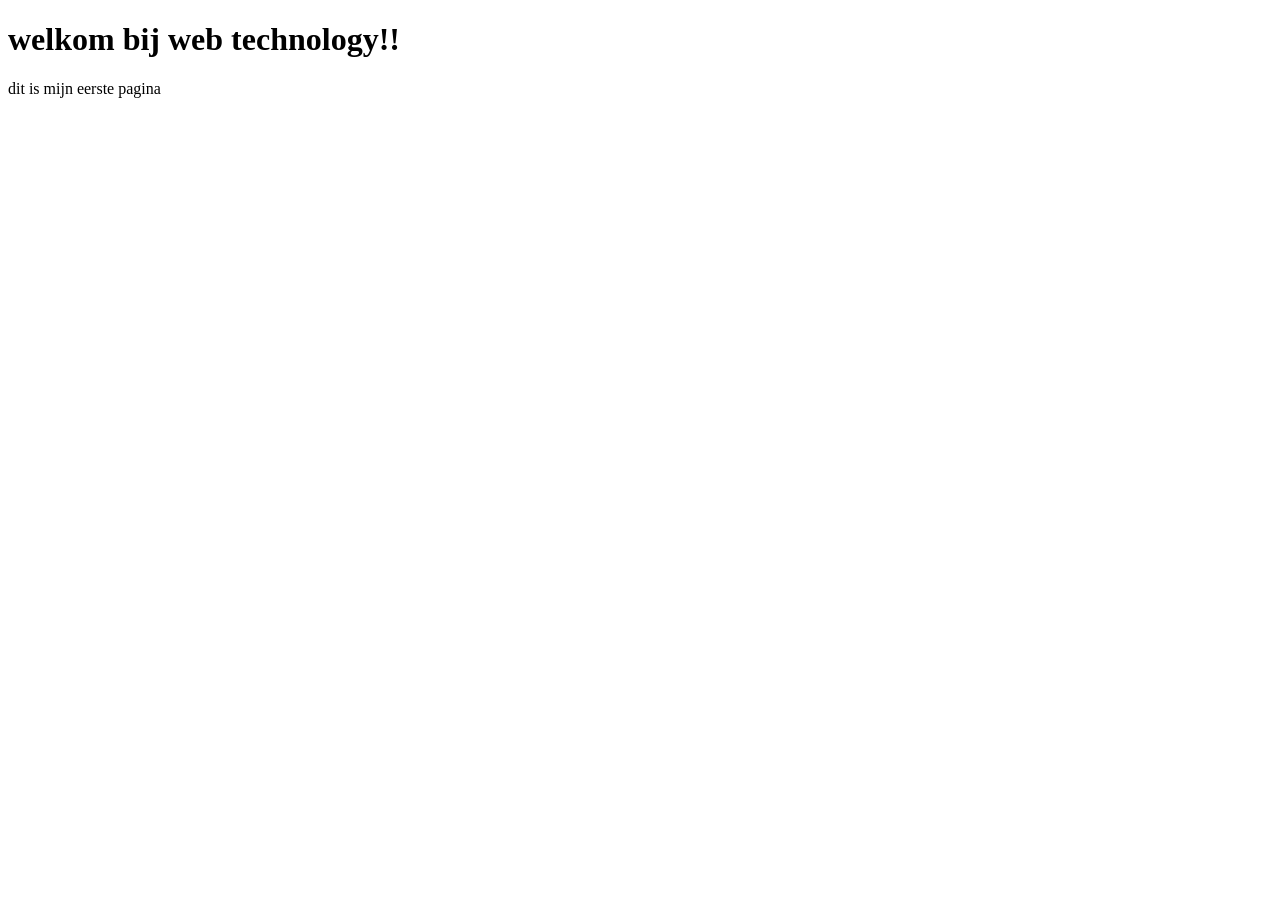
<file: labo-01/index.html>
<!DOCTYPE html>
<html lang="en">
<head>
    <meta charset="UTF-8">
    <meta name="viewport" content="width=device-width, initial-scale=1.0">
    <title>Document</title>
</head>
<body>
    <h1>welkom bij web technology!!</h1>
    <p>dit is mijn eerste pagina</p>
</body>
</html>
</file>
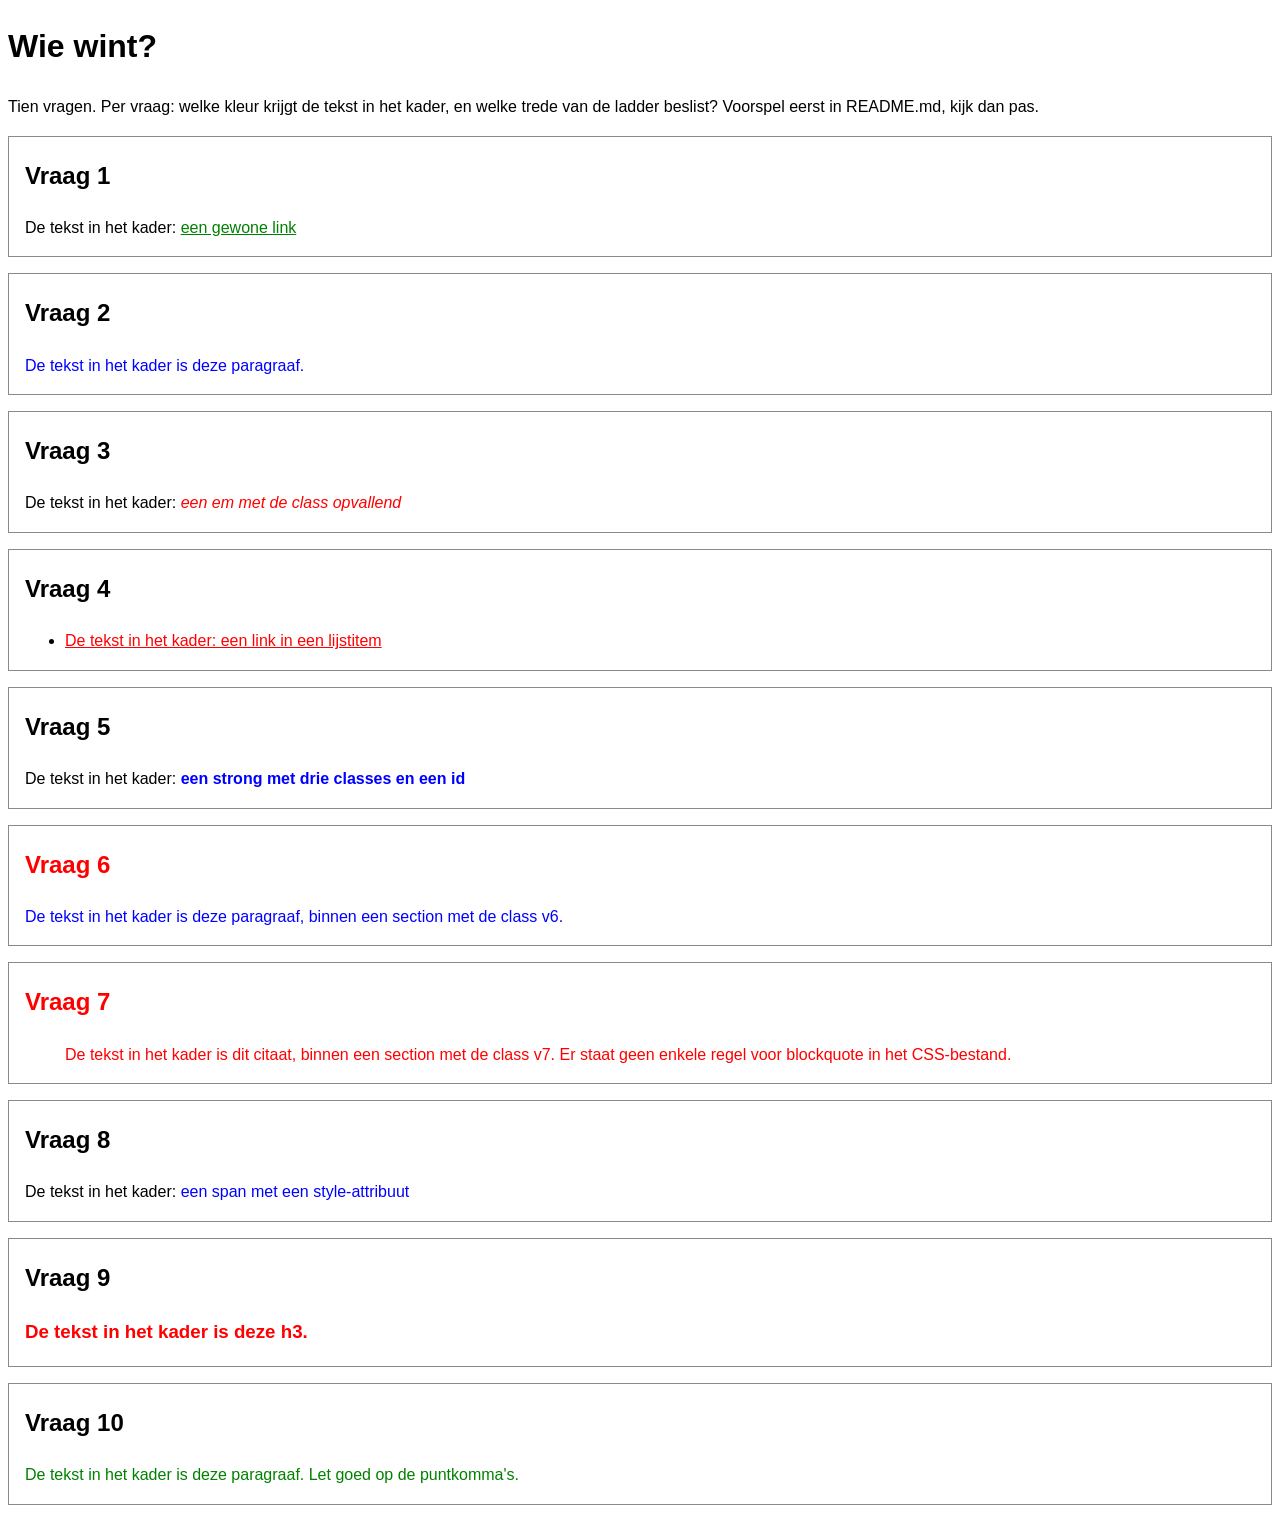
<file: labo-02/cascade/index.html>
<!-- index.html - oefening 3: voorspel, dan kijk. Wijzig dit bestand niet. -->
<!doctype html>
<html lang="nl">
  <head>
    <meta charset="utf-8">
    <meta name="viewport" content="width=device-width, initial-scale=1">
    <title>Wie wint? Tien vragen over de cascade</title>
    <link rel="stylesheet" href="css/stijl.css">
  </head>
  <body>
    <h1>Wie wint?</h1>
    <p>Tien vragen. Per vraag: welke kleur krijgt de tekst in het kader, en welke trede van de ladder beslist? Voorspel eerst in README.md, kijk dan pas.</p>

    <section class="vraag v1">
      <h2>Vraag 1</h2>
      <p>De tekst in het kader: <a href="#">een gewone link</a></p>
    </section>

    <section class="vraag v2">
      <h2>Vraag 2</h2>
      <p class="v2-tekst">De tekst in het kader is deze paragraaf.</p>
    </section>

    <section class="vraag v3">
      <h2>Vraag 3</h2>
      <p>De tekst in het kader: <em class="opvallend">een em met de class opvallend</em></p>
    </section>

    <section class="vraag v4">
      <h2>Vraag 4</h2>
      <ul>
        <li><a href="#">De tekst in het kader: een link in een lijstitem</a></li>
      </ul>
    </section>

    <section class="vraag v5">
      <h2>Vraag 5</h2>
      <p>De tekst in het kader: <strong class="een twee drie" id="v5-tekst">een strong met drie classes en een id</strong></p>
    </section>

    <section class="vraag v6">
      <h2>Vraag 6</h2>
      <p class="v6-tekst">De tekst in het kader is deze paragraaf, binnen een section met de class v6.</p>
    </section>

    <section class="vraag v7">
      <h2>Vraag 7</h2>
      <blockquote>De tekst in het kader is dit citaat, binnen een section met de class v7. Er staat geen enkele regel voor blockquote in het CSS-bestand.</blockquote>
    </section>

    <section class="vraag v8">
      <h2>Vraag 8</h2>
      <p>De tekst in het kader: <span class="v8-tekst" style="color: blue">een span met een style-attribuut</span></p>
    </section>

    <section class="vraag v9">
      <h2>Vraag 9</h2>
      <h3 class="v9-tekst">De tekst in het kader is deze h3.</h3>
    </section>

    <section class="vraag v10">
      <h2>Vraag 10</h2>
      <p class="v10-tekst">De tekst in het kader is deze paragraaf. Let goed op de puntkomma's.</p>
    </section>
  </body>
</html>
</file>
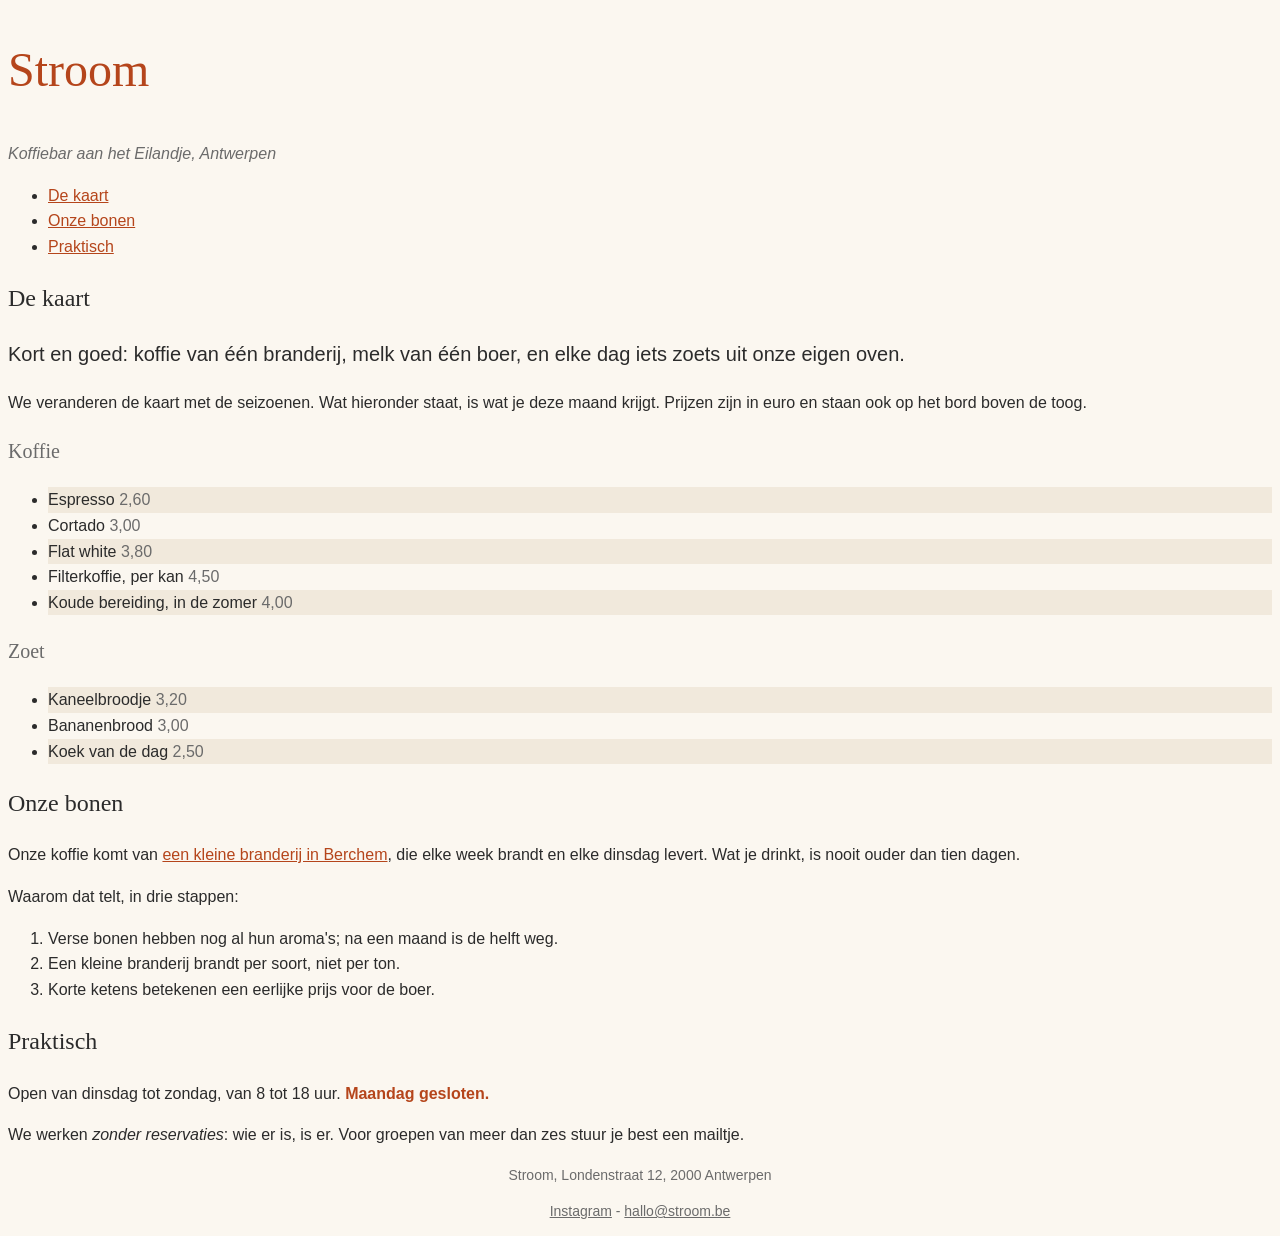
<file: labo-02/nabouw/index.html>
<!-- index.html - nabouw labo 2. Dit bestand mag je NIET wijzigen: geen class erbij, geen element verplaatst, geen style-attribuut. Jij schrijft css/stijl.css. -->
<!--
  Wat het screenshot niet kan tonen (hover en focus):
  - links in de navigatie: accentkleur, vet, geen onderstreping;
    bij hover en focus: inktkleur en onderstreept
  - links in main: accentkleur, onderstreept;
    bij hover en focus: papierkleur op een achtergrond in de accentkleur
  - links in de footer: gedempte kleur; bij hover en focus: accentkleur
-->
<!doctype html>
<html lang="nl">
  <head>
    <meta charset="utf-8">
    <meta name="viewport" content="width=device-width, initial-scale=1">
    <title>Stroom - koffiebar aan het Eilandje</title>
    <link rel="stylesheet" href="css/stijl.css">
  </head>
  <body>
    <header>
      <h1>Stroom</h1>
      <p class="slogan">Koffiebar aan het Eilandje, Antwerpen</p>
      <nav>
        <ul>
          <li><a href="#kaart">De kaart</a></li>
          <li><a href="#bonen">Onze bonen</a></li>
          <li><a href="#praktisch">Praktisch</a></li>
        </ul>
      </nav>
    </header>

    <main>
      <article>
        <h2 id="kaart">De kaart</h2>
        <p class="intro">Kort en goed: koffie van één branderij, melk van één boer, en elke dag iets zoets uit onze eigen oven.</p>
        <p>We veranderen de kaart met de seizoenen. Wat hieronder staat, is wat je deze maand krijgt. Prijzen zijn in euro en staan ook op het bord boven de toog.</p>

        <h3>Koffie</h3>
        <ul class="kaart">
          <li>Espresso <span class="prijs">2,60</span></li>
          <li>Cortado <span class="prijs">3,00</span></li>
          <li>Flat white <span class="prijs">3,80</span></li>
          <li>Filterkoffie, per kan <span class="prijs">4,50</span></li>
          <li>Koude bereiding, in de zomer <span class="prijs">4,00</span></li>
        </ul>

        <h3>Zoet</h3>
        <ul class="kaart">
          <li>Kaneelbroodje <span class="prijs">3,20</span></li>
          <li>Bananenbrood <span class="prijs">3,00</span></li>
          <li>Koek van de dag <span class="prijs">2,50</span></li>
        </ul>

        <h2 id="bonen">Onze bonen</h2>
        <p>Onze koffie komt van <a href="https://www.example.be">een kleine branderij in Berchem</a>, die elke week brandt en elke dinsdag levert. Wat je drinkt, is nooit ouder dan tien dagen.</p>
        <p>Waarom dat telt, in drie stappen:</p>
        <ol>
          <li>Verse bonen hebben nog al hun aroma's; na een maand is de helft weg.</li>
          <li>Een kleine branderij brandt per soort, niet per ton.</li>
          <li>Korte ketens betekenen een eerlijke prijs voor de boer.</li>
        </ol>

        <h2 id="praktisch">Praktisch</h2>
        <p>Open van dinsdag tot zondag, van 8 tot 18 uur. <strong>Maandag gesloten.</strong></p>
        <p>We werken <em>zonder reservaties</em>: wie er is, is er. Voor groepen van meer dan zes stuur je best een mailtje.</p>
      </article>
    </main>

    <footer>
      <p>Stroom, Londenstraat 12, 2000 Antwerpen</p>
      <p><a href="https://www.instagram.com">Instagram</a> - <a href="mailto:hallo@stroom.be">hallo@stroom.be</a></p>
    </footer>
  </body>
</html>
</file>
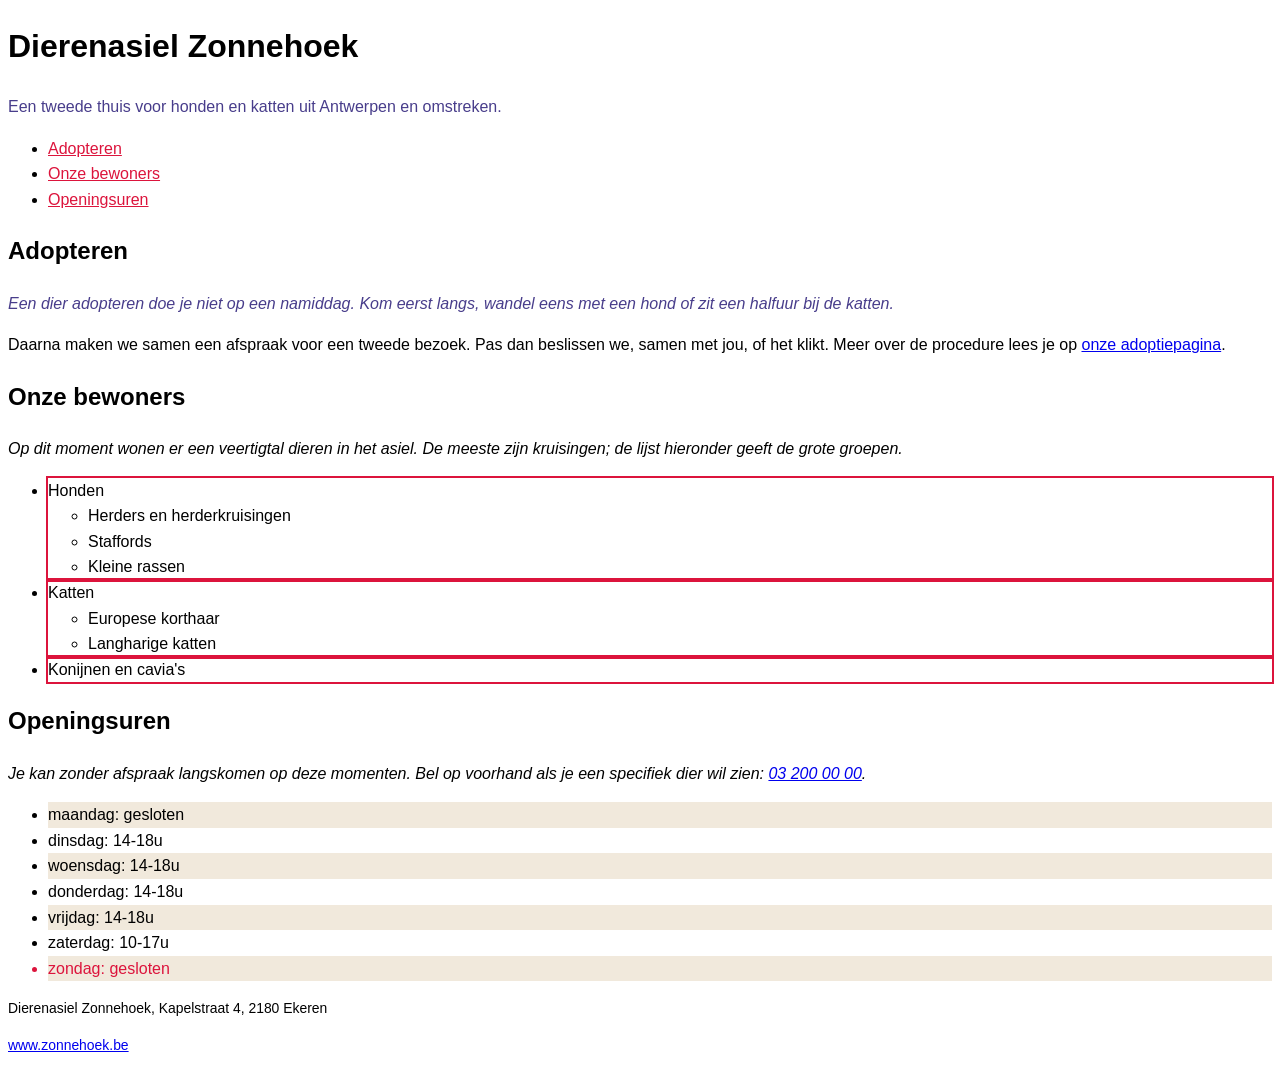
<file: labo-02/selectors/index.html>
<!-- index.html - oefening 2: selectors. Wijzig dit bestand niet; alles wat je nodig hebt, staat erin. -->
<!doctype html>
<html lang="nl">
  <head>
    <meta charset="utf-8">
    <meta name="viewport" content="width=device-width, initial-scale=1">
    <title>Dierenasiel Zonnehoek</title>
    <link rel="stylesheet" href="css/stijl.css">
  </head>
  <body>
    <header>
      <h1>Dierenasiel Zonnehoek</h1>
      <p class="slogan">Een tweede thuis voor honden en katten uit Antwerpen en omstreken.</p>
      <nav>
        <ul>
          <li><a href="#adopteren">Adopteren</a></li>
          <li><a href="#rassen">Onze bewoners</a></li>
          <li><a href="#uren">Openingsuren</a></li>
        </ul>
      </nav>
    </header>

    <main>
      <article>
        <h2 id="adopteren">Adopteren</h2>
        <p class="intro">Een dier adopteren doe je niet op een namiddag. Kom eerst langs, wandel eens met een hond of zit een halfuur bij de katten.</p>
        <p>Daarna maken we samen een afspraak voor een tweede bezoek. Pas dan beslissen we, samen met jou, of het klikt. Meer over de procedure lees je op <a href="https://www.zonnehoek.be/adoptie">onze adoptiepagina</a>.</p>

        <h2 id="rassen">Onze bewoners</h2>
        <p>Op dit moment wonen er een veertigtal dieren in het asiel. De meeste zijn kruisingen; de lijst hieronder geeft de grote groepen.</p>
        <ul class="rassen">
          <li>Honden
            <ul>
              <li>Herders en herderkruisingen</li>
              <li>Staffords</li>
              <li>Kleine rassen</li>
            </ul>
          </li>
          <li>Katten
            <ul>
              <li>Europese korthaar</li>
              <li>Langharige katten</li>
            </ul>
          </li>
          <li>Konijnen en cavia's</li>
        </ul>

        <h2 id="uren">Openingsuren</h2>
        <p>Je kan zonder afspraak langskomen op deze momenten. Bel op voorhand als je een specifiek dier wil zien: <a href="tel:+3232000000">03 200 00 00</a>.</p>
        <ul class="uren">
          <li>maandag: gesloten</li>
          <li>dinsdag: 14-18u</li>
          <li>woensdag: 14-18u</li>
          <li>donderdag: 14-18u</li>
          <li>vrijdag: 14-18u</li>
          <li>zaterdag: 10-17u</li>
          <li>zondag: gesloten</li>
        </ul>
      </article>
    </main>

    <footer>
      <p>Dierenasiel Zonnehoek, Kapelstraat 4, 2180 Ekeren</p>
      <p><a href="https://www.zonnehoek.be">www.zonnehoek.be</a></p>
    </footer>
  </body>
</html>
</file>
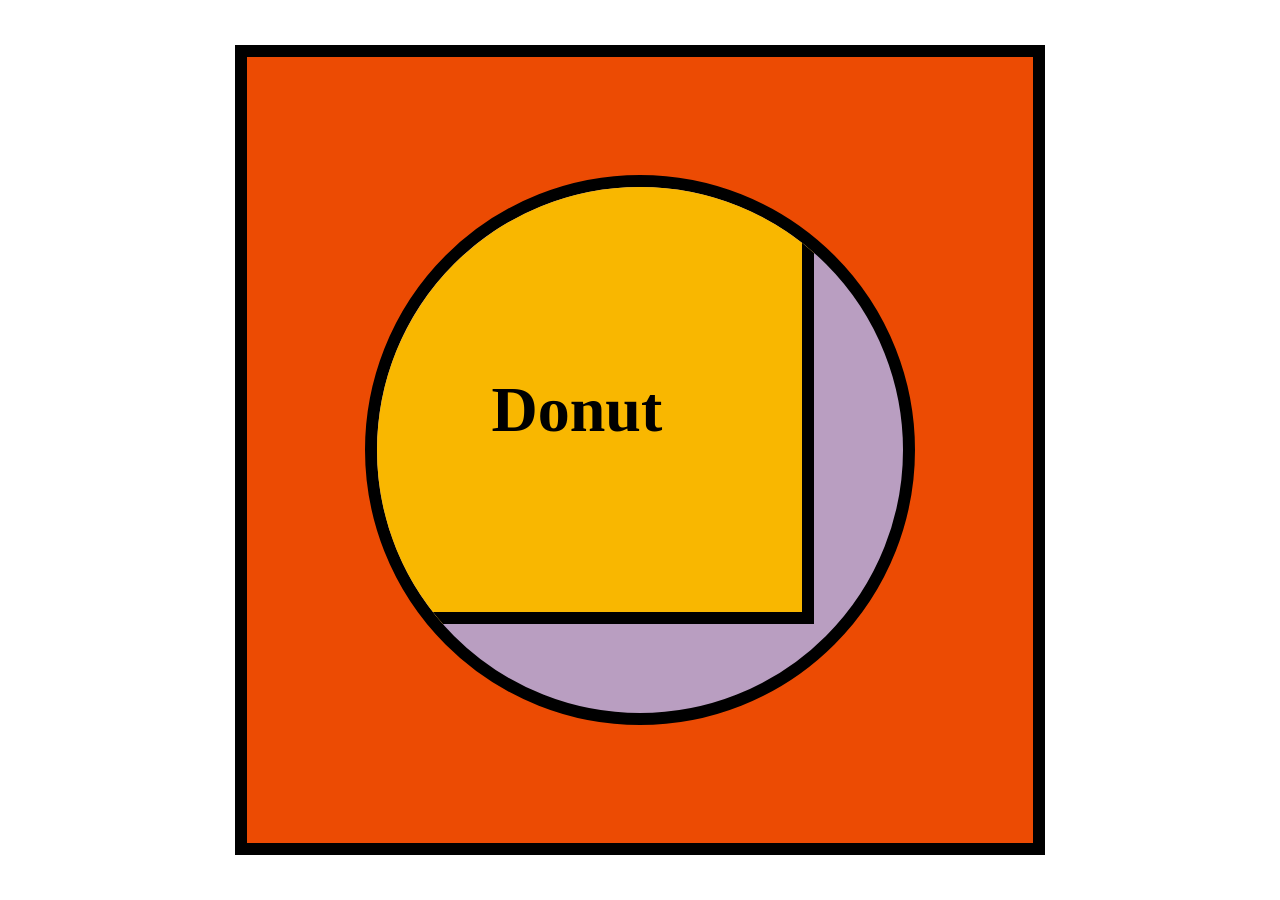
<file: labo-03-starter/labo-03/donut/index.html>
<!doctype html>
<html lang="en">
<head>
  <meta charset="utf-8">
  <meta name="viewport" content="width=device-width, initial-scale=1">
  <title>Labo 3 - Donut</title>
  <link rel="stylesheet" href="css/reset.css">
  <link rel="stylesheet" href="css/stijl.css">
</head>
<body>
  <!-- Do not change this file. Write your CSS in css/stijl.css. -->
  <main>
    <div>
      <h1>Donut</h1>
    </div>
  </main>
</body>
</html>
</file>
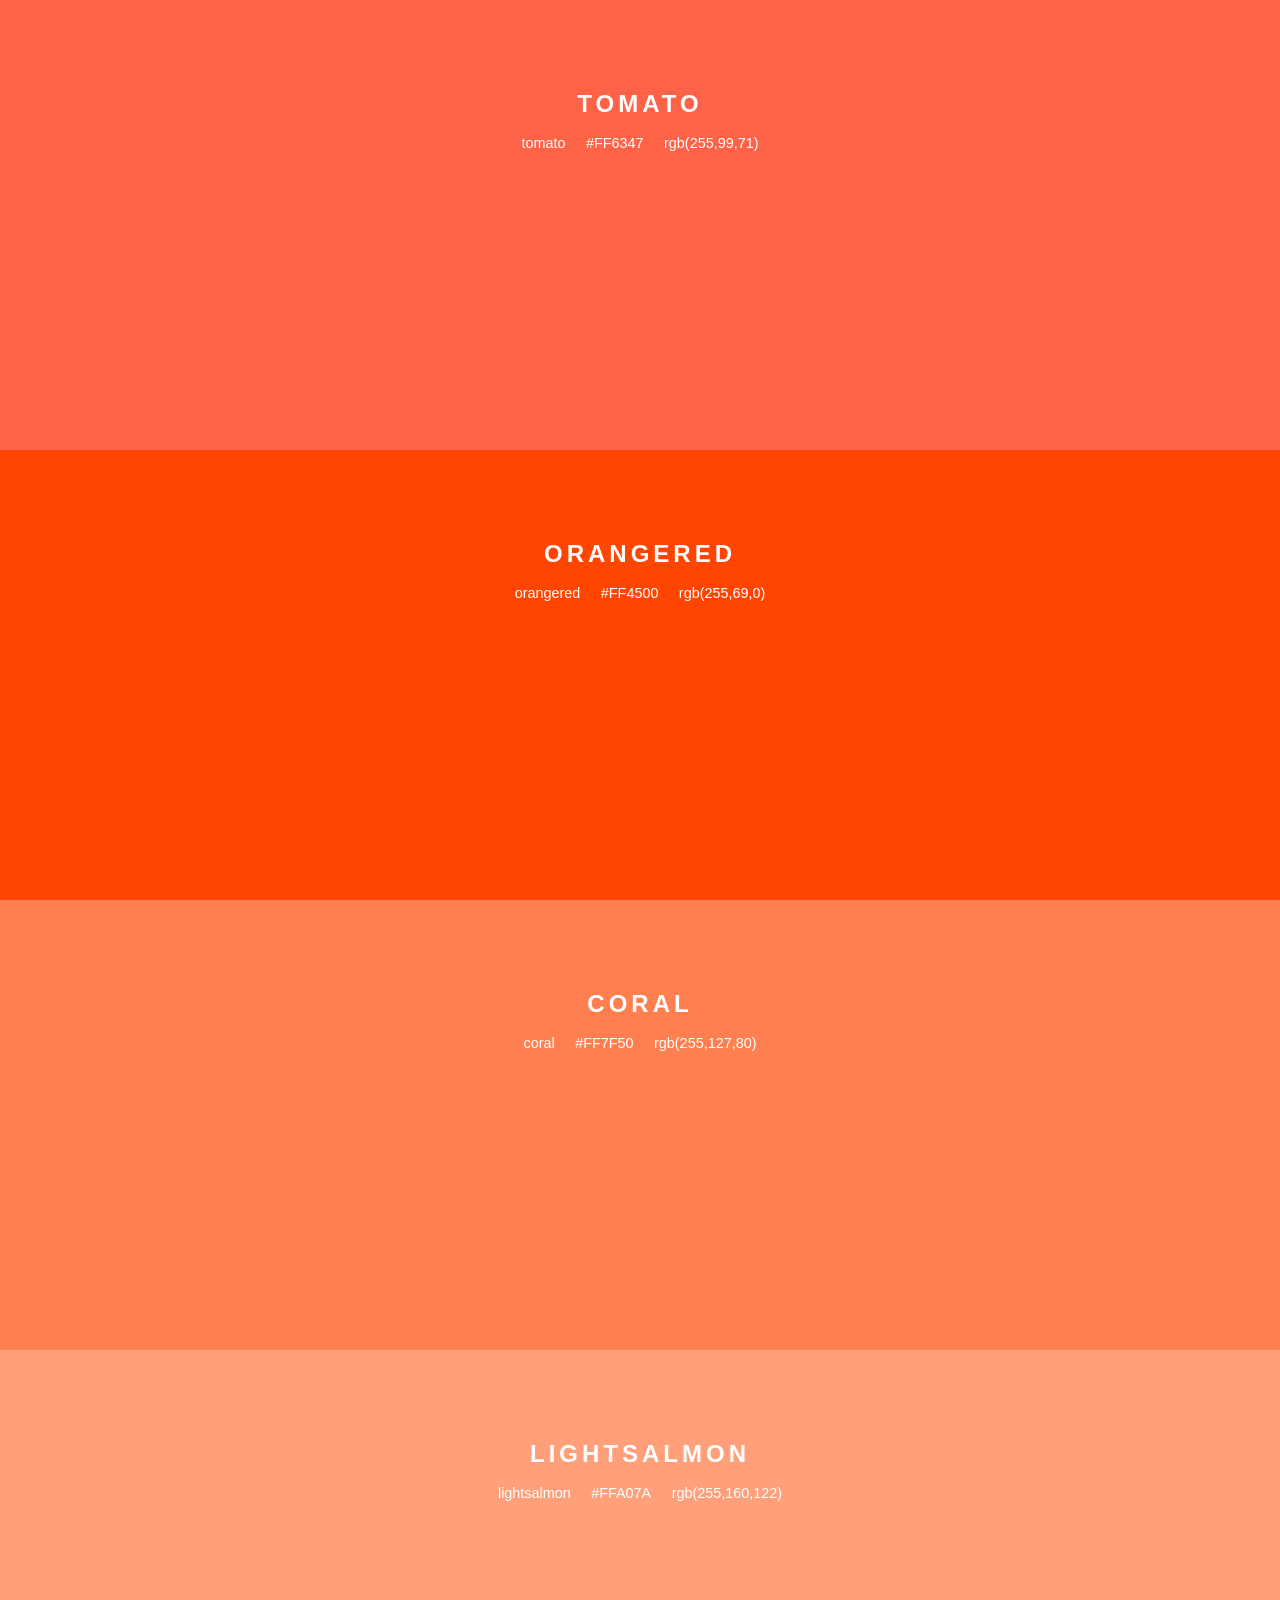
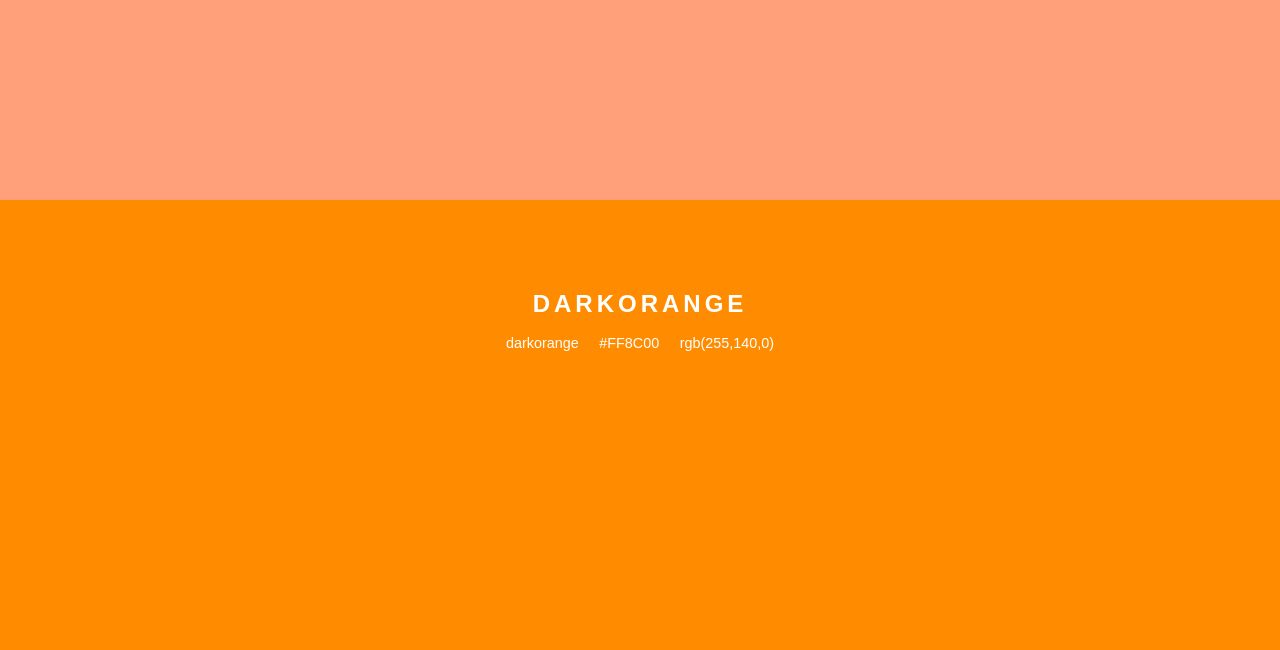
<file: labo-03-starter/labo-03/kleuren/index.html>
<!doctype html>
<html lang="en">
<head>
  <meta charset="utf-8">
  <meta name="viewport" content="width=device-width, initial-scale=1">
  <title>Labo 3 - Kleurenstalen</title>
  <link rel="stylesheet" href="css/reset.css">
  <link rel="stylesheet" href="css/stijl.css">
</head>
<body>
  <!-- Do not change this file. Write your CSS in css/stijl.css. -->
  <ul>
    <li class="tomato">
      <h2>TOMATO</h2>
      <p class="codes"><span>tomato</span> <span>#FF6347</span> <span>rgb(255,99,71)</span></p>
    </li>
    <li class="orangered">
      <h2>ORANGERED</h2>
      <p class="codes"><span>orangered</span> <span>#FF4500</span> <span>rgb(255,69,0)</span></p>
    </li>
    <li class="coral">
      <h2>CORAL</h2>
      <p class="codes"><span>coral</span> <span>#FF7F50</span> <span>rgb(255,127,80)</span></p>
    </li>
    <li class="lightsalmon">
      <h2>LIGHTSALMON</h2>
      <p class="codes"><span>lightsalmon</span> <span>#FFA07A</span> <span>rgb(255,160,122)</span></p>
    </li>
    <li class="darkorange">
      <h2>DARKORANGE</h2>
      <p class="codes"><span>darkorange</span> <span>#FF8C00</span> <span>rgb(255,140,0)</span></p>
    </li>
  </ul>
</body>
</html>
</file>
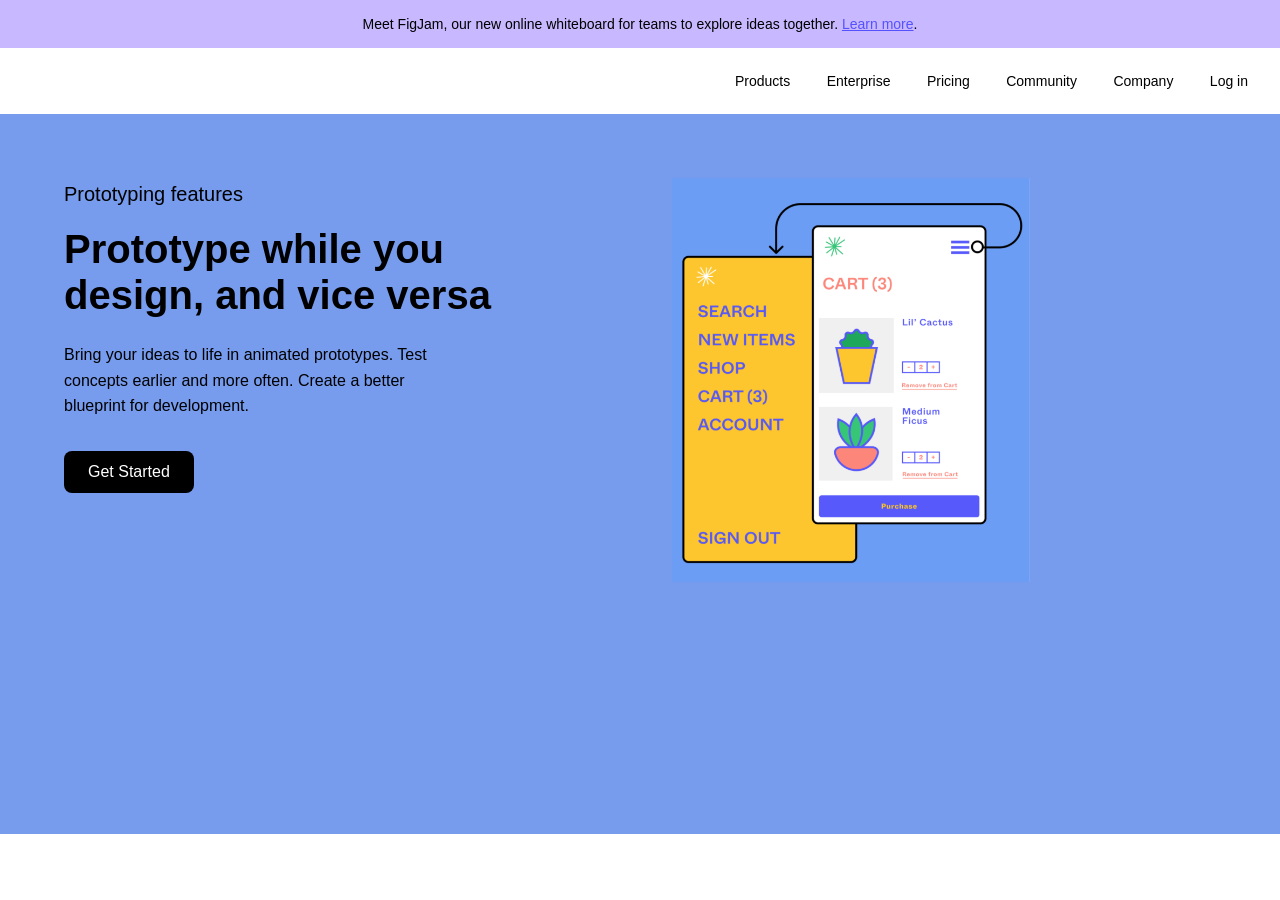
<file: labo-03-starter/labo-03/landing/index.html>
<!doctype html>
<html lang="en">
<head>
  <meta charset="utf-8">
  <meta name="viewport" content="width=device-width, initial-scale=1">
  <title>Labo 3 - Landingspagina</title>
  <link rel="stylesheet" href="css/reset.css">
  <link rel="stylesheet" href="css/stijl.css">
</head>
<body>
  <!-- Do not change this file. Write your CSS in css/stijl.css.
       Not visible in the screenshot: on :hover and :focus the links in the
       banner and in the navigation get an underline, and the button turns
       dark grey (#333333) instead of black. -->
  <div class="banner">
    <p>Meet FigJam, our new online whiteboard for teams to explore ideas together. <a href="#">Learn more</a>.</p>
  </div>
  <header>
    <nav>
      <ul>
        <li><a href="#">Products</a></li>
        <li><a href="#">Enterprise</a></li>
        <li><a href="#">Pricing</a></li>
        <li><a href="#">Community</a></li>
        <li><a href="#">Company</a></li>
        <li><a href="#">Log in</a></li>
      </ul>
    </nav>
  </header>
  <main>
    <article>
      <p class="bovenkop">Prototyping features</p>
      <h1>Prototype while you design, and vice versa</h1>
      <p>Bring your ideas to life in animated prototypes. Test concepts earlier and more often. Create a better blueprint for development.</p>
      <a href="#" class="knop">Get Started</a>
    </article><!-- no whitespace between these two tags: see syllabus 3.7 --><div class="afbeelding">
      <img src="afbeeldingen/prototype.png" alt="Prototype of a plant shop: a yellow menu panel next to a white cart screen">
    </div>
  </main>
</body>
</html>
</file>
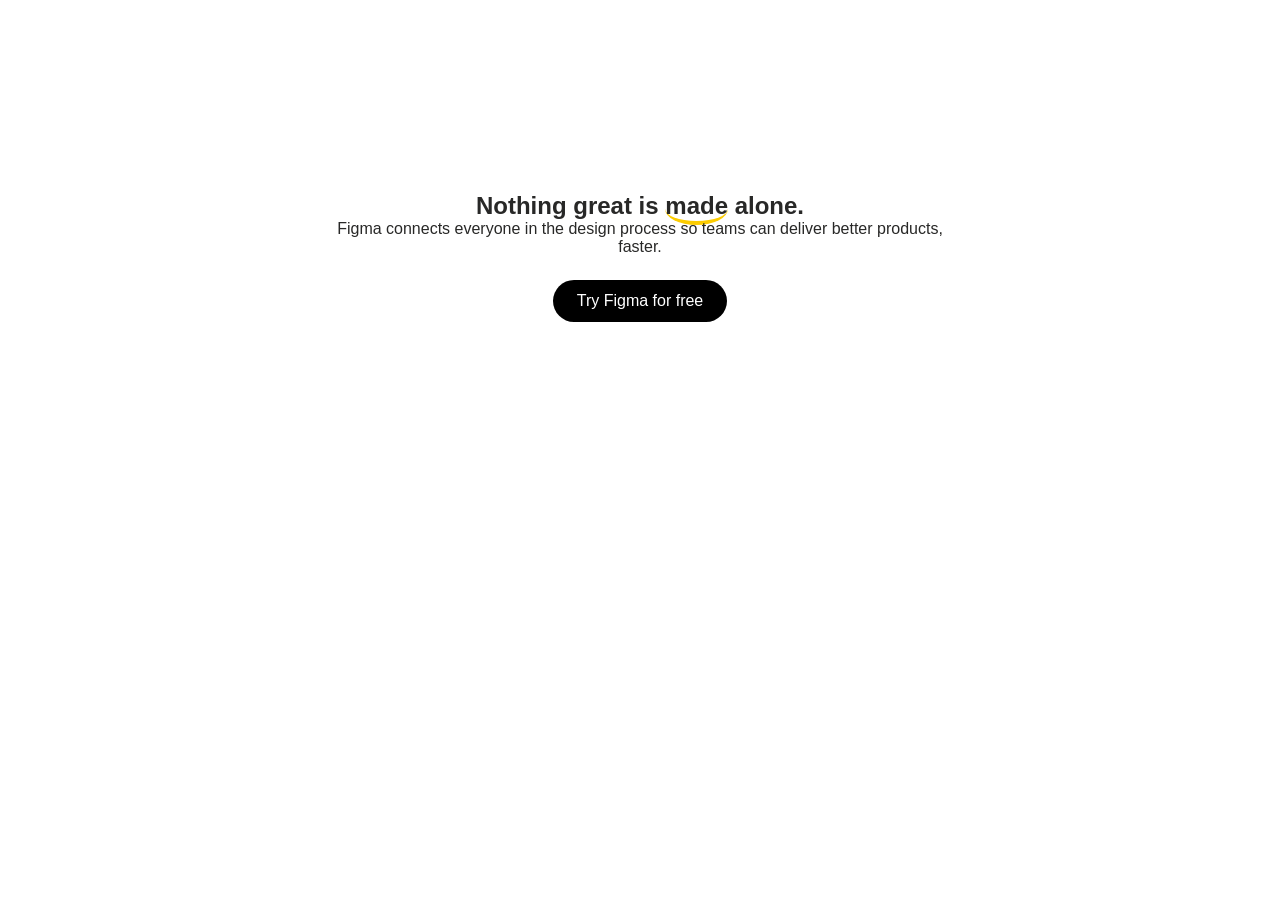
<file: labo-03-starter/labo-03/slogan/index.html>
<!doctype html>
<html lang="en">
<head>
  <meta charset="utf-8">
  <meta name="viewport" content="width=device-width, initial-scale=1">
  <title>Labo 3 - Slogan</title>
  <link rel="stylesheet" href="css/reset.css">
  <link rel="stylesheet" href="css/stijl.css">
</head>
<body>
  <!-- Do not change this file. Write your CSS in css/stijl.css.
       Not visible in the screenshot: on :hover and :focus the button turns
       dark grey (#333333) instead of black. -->
  <h2>Nothing great is <span>made</span> alone.</h2>
  <p>Figma connects everyone in the design process so teams can deliver better products, faster.</p>
  <a href="https://www.figma.com">Try Figma for free</a>
</body>
</html>
</file>
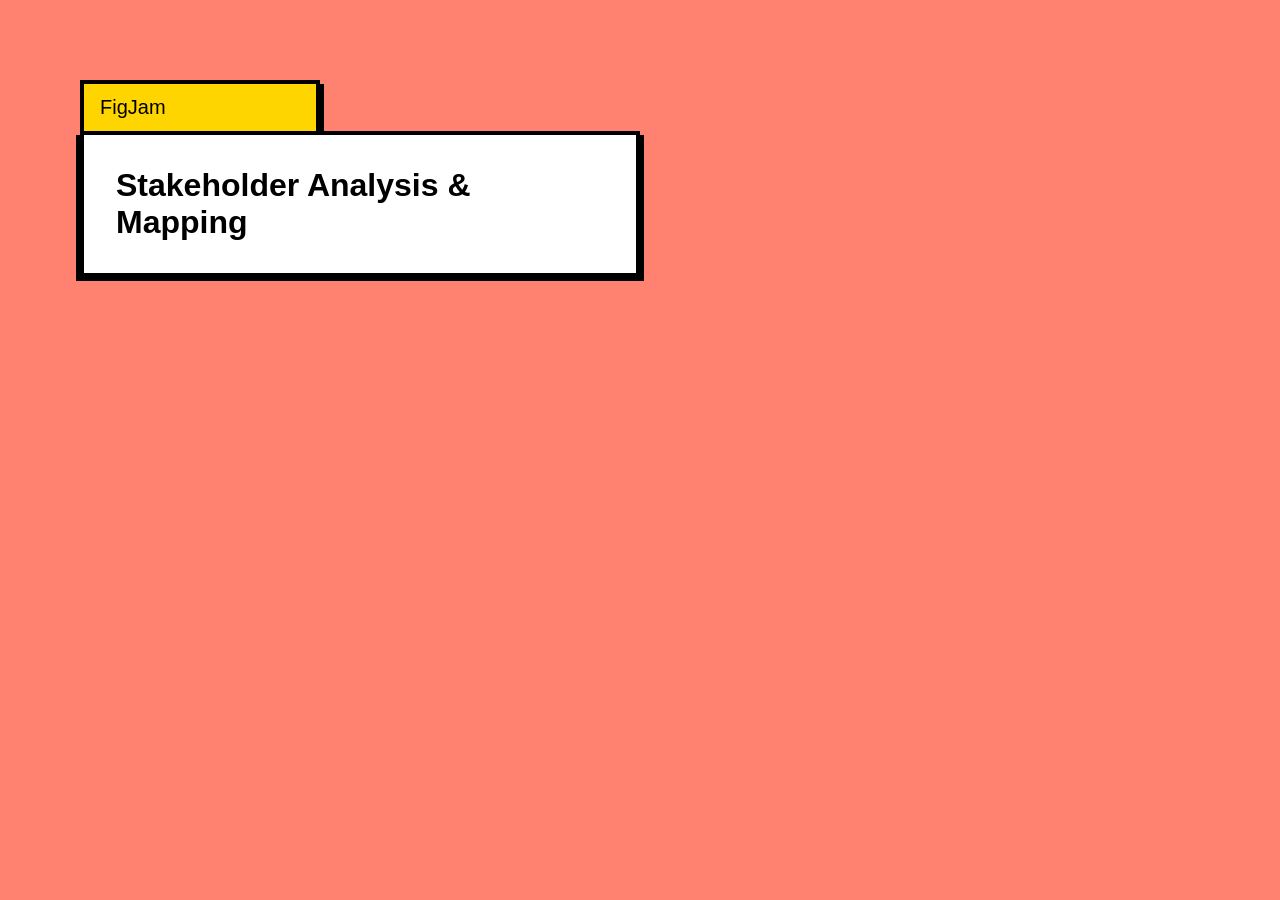
<file: labo-03-starter/labo-03/tabblad/index.html>
<!doctype html>
<html lang="en">
<head>
  <meta charset="utf-8">
  <meta name="viewport" content="width=device-width, initial-scale=1">
  <title>Labo 3 - Tabblad</title>
  <link rel="stylesheet" href="css/reset.css">
  <link rel="stylesheet" href="css/stijl.css">
</head>
<body>
  <!-- Do not change this file. Write your CSS in css/stijl.css. -->
  <h1>FigJam</h1>
  <h2>Stakeholder Analysis &amp; Mapping</h2>
</body>
</html>
</file>
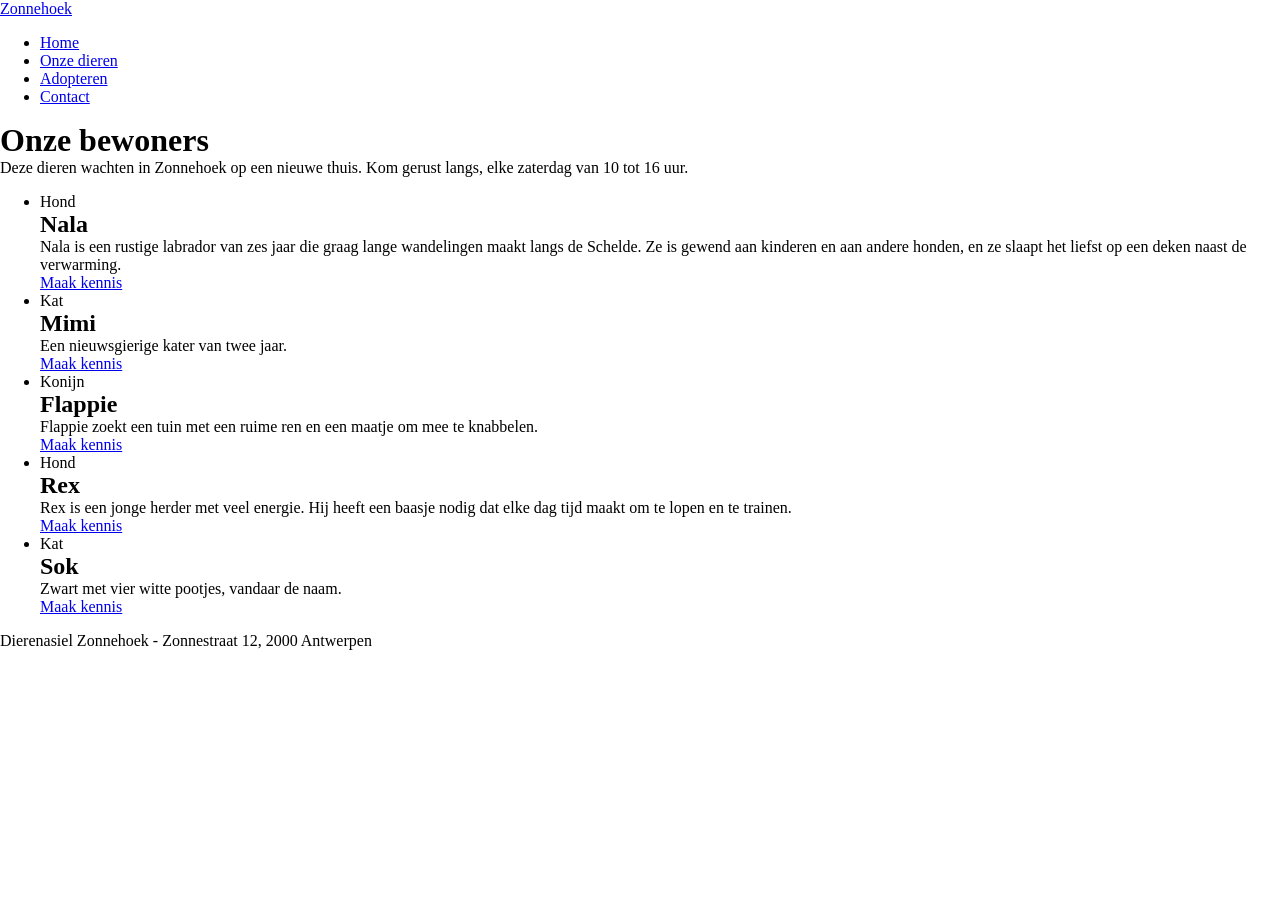
<file: labo-04-starter/labo-04/dierenasiel/index.html>
<!doctype html>
<html lang="nl">
<head>
  <meta charset="utf-8">
  <meta name="viewport" content="width=device-width, initial-scale=1">
  <title>Labo 4 - Dierenasiel Zonnehoek</title>
  <link rel="stylesheet" href="css/reset.css">
  <link rel="stylesheet" href="css/stijl.css">
</head>
<body>
  <!-- Do not change this file. Write your CSS in css/stijl.css.
       Not visible in the screenshot: on :hover and :focus the links in the
       navigation get an underline, and a button turns dark (#2b2b2b). -->
  <header>
    <a class="logo" href="index.html">Zonnehoek</a>
    <nav>
      <ul>
        <li><a href="index.html">Home</a></li>
        <li><a href="dieren.html" class="actief">Onze dieren</a></li>
        <li><a href="adopteren.html">Adopteren</a></li>
        <li><a href="contact.html">Contact</a></li>
      </ul>
    </nav>
  </header>
  <main>
    <h1>Onze bewoners</h1>
    <p class="intro">Deze dieren wachten in Zonnehoek op een nieuwe thuis. Kom gerust langs, elke zaterdag van 10 tot 16 uur.</p>
    <ul class="kaarten">
      <li class="kaart uitgelicht">
        <p class="soort">Hond</p>
        <h2>Nala</h2>
        <p class="beschrijving">Nala is een rustige labrador van zes jaar die graag lange wandelingen maakt langs de Schelde. Ze is gewend aan kinderen en aan andere honden, en ze slaapt het liefst op een deken naast de verwarming.</p>
        <a class="knop" href="#">Maak kennis</a>
      </li>
      <li class="kaart">
        <p class="soort">Kat</p>
        <h2>Mimi</h2>
        <p class="beschrijving">Een nieuwsgierige kater van twee jaar.</p>
        <a class="knop" href="#">Maak kennis</a>
      </li>
      <li class="kaart">
        <p class="soort">Konijn</p>
        <h2>Flappie</h2>
        <p class="beschrijving">Flappie zoekt een tuin met een ruime ren en een maatje om mee te knabbelen.</p>
        <a class="knop" href="#">Maak kennis</a>
      </li>
      <li class="kaart">
        <p class="soort">Hond</p>
        <h2>Rex</h2>
        <p class="beschrijving">Rex is een jonge herder met veel energie. Hij heeft een baasje nodig dat elke dag tijd maakt om te lopen en te trainen.</p>
        <a class="knop" href="#">Maak kennis</a>
      </li>
      <li class="kaart">
        <p class="soort">Kat</p>
        <h2>Sok</h2>
        <p class="beschrijving">Zwart met vier witte pootjes, vandaar de naam.</p>
        <a class="knop" href="#">Maak kennis</a>
      </li>
    </ul>
  </main>
  <footer>
    <p>Dierenasiel Zonnehoek - Zonnestraat 12, 2000 Antwerpen</p>
  </footer>
</body>
</html>
</file>
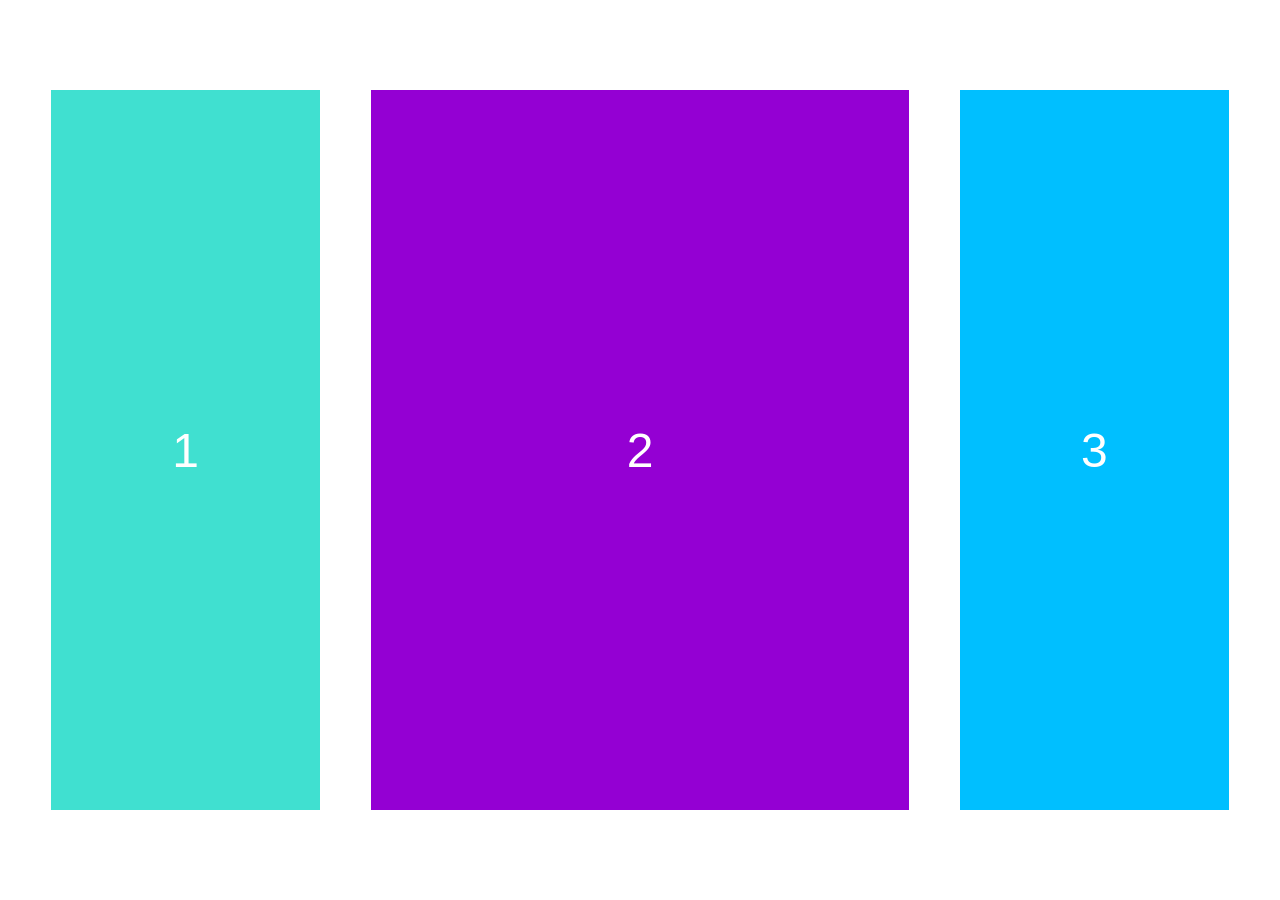
<file: labo-04-starter/labo-04/kolommen/index.html>
<!doctype html>
<html lang="nl">
<head>
  <meta charset="utf-8">
  <meta name="viewport" content="width=device-width, initial-scale=1">
  <title>Labo 4 - Drie kolommen</title>
  <link rel="stylesheet" href="css/reset.css">
  <link rel="stylesheet" href="css/stijl.css">
</head>
<body>
  <!-- Do not change this file. Write your CSS in css/stijl.css. -->
  <main>
    <div>1</div>
    <div>2</div>
    <div>3</div>
  </main>
</body>
</html>
</file>
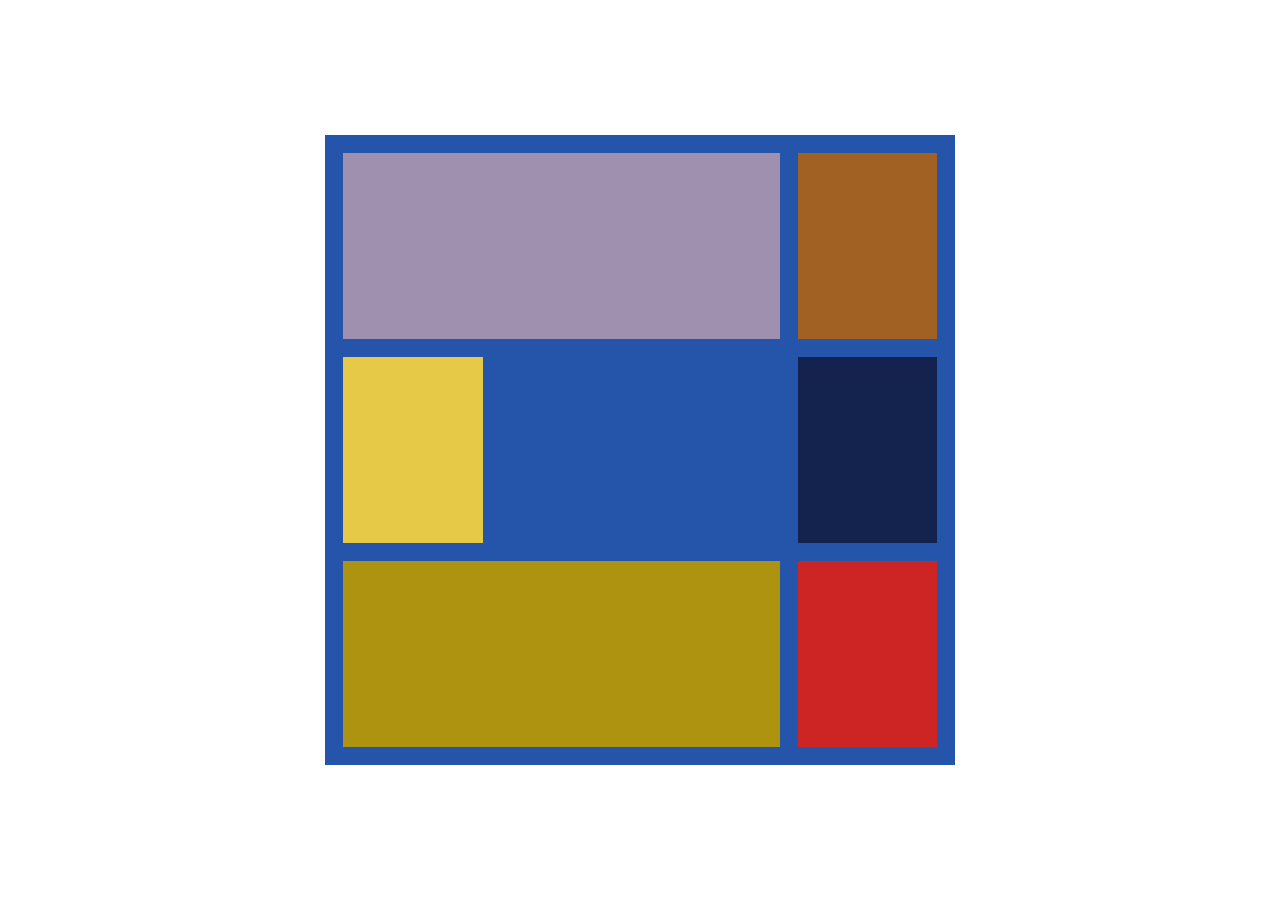
<file: labo-04-starter/labo-04/mondriaan/index.html>
<!doctype html>
<html lang="nl">
<head>
  <meta charset="utf-8">
  <meta name="viewport" content="width=device-width, initial-scale=1">
  <title>Labo 4 - Mondriaan</title>
  <link rel="stylesheet" href="css/reset.css">
  <link rel="stylesheet" href="css/stijl.css">
</head>
<body>
  <!-- Do not change this file. Write your CSS in css/stijl.css. -->
  <main class="schilderij">
    <div class="lila"></div>
    <div class="bruin"></div>
    <div class="geel"></div>
    <div class="marine"></div>
    <div class="olijf"></div>
    <div class="rood"></div>
  </main>
</body>
</html>
</file>
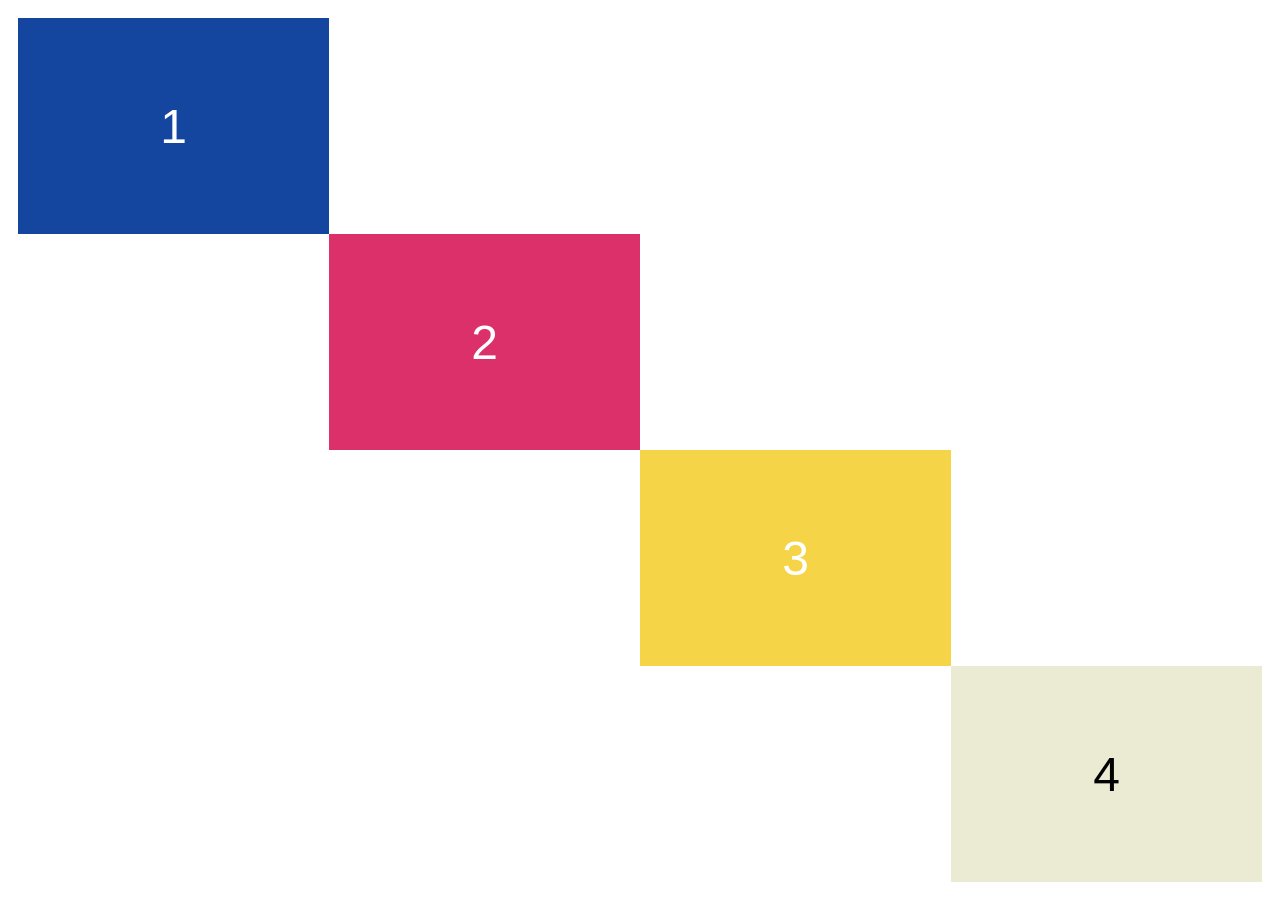
<file: labo-04-starter/labo-04/trap/index.html>
<!doctype html>
<html lang="nl">
<head>
  <meta charset="utf-8">
  <meta name="viewport" content="width=device-width, initial-scale=1">
  <title>Labo 4 - Trap</title>
  <link rel="stylesheet" href="css/reset.css">
  <link rel="stylesheet" href="css/stijl.css">
</head>
<body>
  <!-- Do not change this file. Write your CSS in css/stijl.css. -->
  <main class="trap">
    <div class="trede">1</div>
    <div class="trede">2</div>
    <div class="trede">3</div>
    <div class="trede">4</div>
  </main>
</body>
</html>
</file>
<file: labo-02/cascade/css/stijl.css>
/* stijl.css - oefening 3: voorspel, dan kijk. Wijzig dit bestand niet. */

/* Opmaak van de pagina zelf; doet niet mee in de vragen. */
body {
  font-family: Verdana, sans-serif;
  line-height: 1.6;
}

.vraag {
  border: 1px solid #8a8a89;
  padding: 0 1rem;
  margin-bottom: 1rem;
}

/* ---- vraag 1 ---- */
a {
  color: green;
}

/* ---- vraag 2 ---- */
.v2-tekst {
  color: red;
}

.v2-tekst {
  color: blue;
}

/* ---- vraag 3 ---- */
.opvallend {
  color: red;
}

em {
  color: blue;
}

/* ---- vraag 4 ---- */
.v4 > a {
  color: green;
}

.v4 a {
  color: red;
}

/* ---- vraag 5 ---- */
.een.twee.drie {
  color: red;
}

#v5-tekst {
  color: blue;
}

/* ---- vraag 6 ---- */
.v6 {
  color: red;
}

.v6-tekst {
  color: blue;
}

/* ---- vraag 7 ---- */
.v7 {
  color: red;
}

/* ---- vraag 8 ---- */
.v8-tekst {
  color: red;
}

/* ---- vraag 9 ---- */
h3 {
  color: red !important;
}

.v9-tekst {
  color: blue;
}

/* ---- vraag 10 ---- */
.v10-tekst {
  color: green;
  font-size: 1.5rem
  color: blue;
}
</file>
<file: labo-02/nabouw/css/stijl.css>
:root {
  --color-paper: #fbf7f0;
  --color-ink: #2b2b2b;
  --color-muted: #6b6b6b;
  --color-accent: #b5451b;
  --color-zebra: #f1e9dc;
  --font-body: Verdana, sans-serif;
  --font-heading: Georgia, serif;
}

body {
  background-color: var(--color-paper);
  color: var(--color-ink);
  font-family: var(--font-body);
  font-size: 1rem;
  line-height: 1.6;
}

h1,
h2,
h3 {
  font-family: var(--font-heading);
}

h1 {
  font-size: 3rem;
  font-weight: normal;
  color: var(--color-accent);
}

h2 {
  font-size: 1.5rem;
  font-weight: normal;
  color: var(--color-ink);
}

h3 {
  font-size: 1.25rem;
  font-weight: normal;
  color: var(--color-muted);
}

.slogan {
  color: var(--color-muted);
  font-style: italic;
}

nav a {
  color: var(--color-accent);
  text-decoration: underline;
}

nav a:hover,
nav a:focus {
  color: var(--color-accent);
}

.intro {
  font-size: 1.25rem;
  color: var(--color-ink);
}

.kaart li:nth-child(odd) {
  background-color: var(--color-zebra);
}

.prijs {
  color: var(--color-muted);
}

main a {
  color: var(--color-accent);
}

main a:hover,
main a:focus {
  color: var(--color-paper);
  background-color: var(--color-accent);
}

strong {
  font-weight: bold;
  color: var(--color-accent);
}

footer {
  color: var(--color-muted);
  font-size: 0.875rem;
  text-align: center;
}

footer a {
  color: var(--color-muted);
}
</file>
<file: labo-02/selectors/css/stijl.css>
/* stijl.css - oefening 2: selectors schrijven en lezen */

/* Schrijf onder elke opdracht de regel met de selector die precies die
   elementen raakt. Gebruik de declaratie die erbij staat, zodat je in de
   browser meteen ziet wat je raakte. Voeg niets toe aan index.html. */

body {
  font-family: Verdana, sans-serif;
  line-height: 1.6;
}

/* 1. alle links in de navigatie -> color: crimson; */
nav a {
      color:crimson;
}


/* 2. alleen de paragrafen in de footer -> font-size: 0.875rem; */
footer p {
      font-size: 0.87rem;
}

/* 3. alleen de lijstitems van het BUITENSTE niveau in de lijst met de class
      rassen (dus niet de items van de binnenlijsten) -> outline: 2px solid crimson;
      (outline tekent een kader rond precies het element dat je raakte; de
      property zelf komt in hoofdstuk 3) */
.rassen >li {
outline: 2px solid crimson;
}


/* 4. de paragraaf die onmiddellijk na elke h2 komt -> font-style: italic; */
h2 + p{
      font-style: italic
}

/* 5. elk oneven item in de lijst met openingsuren -> background-color: #f1e9dc; */
.uren li:nth-child(odd){
      background-color: #f1e9dc;
}

/* 6. het laatste item in de lijst met openingsuren -> color: crimson; */
.uren li:last-child{
      color: crimson;
}

/* 7. de slogan en de intro tegelijk, in één regel -> color: darkslateblue; */
.slogan , .intro{
      color: darkslateblue;
}

/* 8. elke link in main wanneer de muis erover gaat OF wanneer ze focus heeft
      -> background-color: yellow; */
main a:hover, main a:focus{
      background-color: yellow;
}


/* ---- Lezen: welke elementen raken deze vijf selectors? Schrijf het antwoord
   in één zin per selector in README.md. Verander hier niets. ---- */

/* a. header nav ul li a */
/* b. article > p */
/* c. .uren li:nth-child(3) */
/* d. h2 ~ p */
/* e. .rassen li:first-child */
</file>
<file: labo-03-starter/labo-03/donut/css/stijl.css>
/* stijl.css - labo 3, donut (reset.css is linked before this file) */

/* === tokens === */
:root {
--color-oranje: #ec4b03;
--color-paars: #b99ec1;
--color-geel: #f9b700;
--color-zwart: black;
--font-heading: Georgia, "Times New Roman", serif;
--line: 0.75rem solid var(--color-zwart);
}

main{
background-color:#ec4b03;
height: 90vh;
width: 90vh;
margin: 5vh auto;
border: 0.75rem solid;
}

main > div{
background-color: #b99ec1;
height: 70%;
width: 70%;
margin:15%;
border-radius:50%;
border: 0.75rem solid;
overflow: hidden;
border: 0.75rem solid;
}

h1 {
width: 90%;
height: 90%;
margin: -7% 0 0 -7%;
padding-top: 40%;
background-color: var(--color-geel);
border: var(--line);
font-family: var(--font-heading);
font-size: 4rem;
font-weight: 900;
text-align: center;
color: var(--color-zwart);
}


/* === your rules === */
</file>
<file: labo-03-starter/labo-03/kleuren/css/stijl.css>
/* stijl.css - labo 3, kleuren (reset.css is linked before this file) */

/* === tokens === */
:root {
  --color-tomato: tomato;
  --color-orangered: orangered;
  --color-coral: coral;
  --color-lightsalmon: lightsalmon;
  --color-darkorange: darkorange;
}

/* 2. Algemene styling en typografie */
body {
  font-family: Arial, sans-serif;
  color: white;
  text-align: center;
}

/* 3. Lijst-reset: verwijder de insprong en bolletjes uit de browser */
ul {
  list-style: none;
  padding: 0;
  margin: 0;
}

/* 4. Elk lijstitem (li) krijgt precies de halve vensterhoogte */
li {
  height: 50vh;

  /* Ademruimte om de tekst verticaal mooi in de band te verdelen */
  padding-top: 10vh; 
}

/* 5. Styling voor de titels (h2) */
h2 {
  letter-spacing: 0.25rem;
  margin-bottom: 1rem;
  
}

/* 6. Spatiëring tussen de drie kleurcodes in de paragraaf */
.codes span {
  margin: 0 0.5rem;
  font-size: 0.9rem;
}

/* 7. Achtergrondkleur per li op basis van de class-namen uit je HTML */
.tomato {
  background-color: var(--color-tomato);
}

.orangered {
  background-color: var(--color-orangered);
}

.coral {
  background-color: var(--color-coral);
}

.lightsalmon {
  background-color: var(--color-lightsalmon);
}

.darkorange {
  background-color: var(--color-darkorange);
}
</file>
<file: labo-03-starter/labo-03/landing/css/stijl.css>
/* stijl.css - labo 3, landing (reset.css is linked before this file) */

/* === tokens === */
:root {
 --color-banner: #c8b8ff;
  --color-banner-link: #5551ff;
  --color-hero: #779cee;
  --color-ink: #000000;
  --color-paper: #ffffff;
  --color-hover: #333333;
  --font-body: Arial, Helvetica, sans-serif;
  --space: 2rem;
}

body {
  font-family: var(--font-body);
  color: var(--color-ink);
}

/* === banner === */
.banner {
  background-color: var(--color-banner);
  text-align: center;
  font-size: 0.875rem;
  padding: 1rem;
}

.banner a {
  color: var(--color-banner-link);
}

/* === navigation: one row, right-aligned === */
header {
  text-align: right;
  padding: 1.5rem var(--space);
}

nav ul {
  list-style: none;
  padding-left: 0;
  margin: 0;
}

nav li {
  display: inline-block;     /* side by side instead of stacked */
  margin-left: var(--space);
}

nav a {
  color: var(--color-ink);
  text-decoration: none;
  font-size: 0.875rem;
}

.banner a:hover,
.banner a:focus,
nav a:hover,
nav a:focus {
  text-decoration: underline;
}

/* === hero: two inline-block halves === */
main {
  background-color: var(--color-hero);
  min-height: 80vh;          /* a floor, not a fixed height (3.8) */
  padding: var(--space) 4rem;
}

article,
.afbeelding {
  display: inline-block;
  vertical-align: top;       /* otherwise they line up on their baseline */
  width: 50%;
}

article {
  padding: var(--space) 4rem var(--space) 0;
}

.afbeelding {
  padding: var(--space);
}

img {
  width: 70%;                /* of its half */
}

.bovenkop {
  font-size: 1.25rem;
  margin-bottom: 1rem;
}

h1 {
  font-size: 2.5rem;
  line-height: 1.15;
  margin-bottom: 1.5rem;
}

article p {
  line-height: 1.6;
  max-width: 24rem;
  margin-bottom: var(--space);
}

.knop {
  display: inline-block;
  background-color: var(--color-ink);
  color: var(--color-paper);
  text-decoration: none;
  padding: 0.75rem 1.5rem;
  border-radius: 0.5rem;
}

.knop:hover,
.knop:focus {
  background-color: var(--color-hover);
}

/* === your rules === */
</file>
<file: labo-03-starter/labo-03/slogan/css/stijl.css>
/* stijl.css - labo 3, slogan (reset.css is linked before this file) */

/* === tokens === */
:root {
  --color-text: #282827;
  --color-yellow: #fccc00;
  --color-black: #000000;
  --color-button-hover: #333333;
  --color-white: #ffffff;
}

/* 2. De gehele body als kolom instellen */
body {
  font-family: Arial, sans-serif;
  color: var(--color-text);

  /* Kolomafmetingen en centreren */
  max-width: 40rem;         /* De kolom wordt nooit breder dan 40rem */
  margin-top: 12rem;        /* Begint 12rem vanaf de bovenrand van het scherm */
  margin-left: auto;        /* Automatische marge links en rechts centreert de hele kolom */
  margin-right: auto;

  text-align: center;       /* Centreert alle tekst BINNEN de kolom */
  padding: 0 1rem;          /* Zorgt voor wat ademruimte op heel smalle schermen */
  
}

/* 3. De geel gebogen streep onder het woord 'made' */
span {
  border-bottom: 0.25rem solid var(--color-yellow);
  border-radius: 50%;       /* Geeft een lichte bolling/buiging aan de onderrand */
  padding-bottom: 0.1rem;
}

/* 4. Styling voor de knop (de <a> link) */
a {
  display: inline-block;    /* HEEL BELANGRIJK: maakt van de inline-link een blokje zodat padding en margins werken */
  background-color: var(--color-black);
  color: var(--color-white);
  text-decoration: none;    /* Haalt de standaard blauwe onderstreping van de link weg */
  padding: 0.75rem 1.5rem;  /* Binnenruimte rondom de tekst */
  border-radius: 2rem;      /* Zorgt voor sterk afgeronde (elliptische) hoeken */
  margin-top: 1.5rem;       /* Duwt de knop naar beneden, weg van de tekst */
  
}

/* 5. Hover & Focus toestand van de knop */
a:hover,
a:focus {
  background-color: var(--color-button-hover); /* Wordt donkergrijs (#333333) zoals gevraagd in het HTML-commentaar */
}

/* === your rules === */
</file>
<file: labo-03-starter/labo-03/tabblad/css/stijl.css>
/* stijl.css - labo 3, tabblad (reset.css is linked before this file) */

/* === tokens === */
:root {
  --color-bg: #ff816f;
  --color-tab: #ffd500;
  --color-card: #ffffff;
  --color-black: #000000;
}

/* 2. Pagina-achtergrond en ademruimte rondom */
body {
  font-family: Arial, sans-serif;
  background-color: var(--color-bg);
  padding: 5rem;              /* 5rem ademruimte rondom de pagina */
  margin: 0;
}

/* 3. Het gele tabblad (h1) stylen */
h1 {
  background-color: var(--color-tab);
  width: 15rem;               /* Exact 15rem breed */
  padding: 0.75rem 1rem;      /* Binnenruimte voor de tekst */
  margin: 0;
  font-size: 1.25rem;
  font-weight: normal;

  /* Randen: zwarte rand van 0.25rem rondom, MAAR GEEN onderrand */
  border: 0.25rem solid var(--color-black);
  border-bottom: 0;           /* Zorgt dat het tabblad naadloos aansluit op de kaart */

  /* Harde zwarte schaduw naar rechtsonder */
  box-shadow: 0.25rem 0.25rem 0 var(--color-black);
}

/* 4. De witte kaart (h2) stylen */
h2 {
  background-color: var(--color-card);
  width: 35rem;               /* Exact 35rem breed */
  padding: 2rem;              /* Binnenruimte voor de titel */
  margin: 0;
  font-size: 2rem;

  /* Zwarte rand van 0.25rem rondom */
  border: 0.25rem solid var(--color-black);

  /* Twee harde schaduwen gescheiden door een komma: 1 naar rechtsonder, 1 naar linksonder */
box-shadow: 0.25rem 0.25rem 0 var(--color-black), -0.25rem 0.25rem 0 var(--color-black);
/* === your rules === */
}
</file>
<file: labo-04-starter/labo-04/dierenasiel/css/stijl.css>
/* stijl.css - labo 4, dierenasiel (reset.css is linked before this file) */

/* === tokens === */
:root {

}

/* === your rules === */
</file>
<file: labo-04-starter/labo-04/kolommen/css/stijl.css>
/* stijl.css - labo 4, kolommen (reset.css is linked before this file) */

/* === tokens === */
:root {

}

/* === your rules === */
main {
    display: flex;
    height: 100vh;
    padding: 10vh 4vw;
    gap: 4vw
}
div{
    flex: 1;
    display: flex;
    justify-content: center;
    align-items: center;
    color: white;
    font-size: 3rem;
    font-family: Arial, Helvetica, sans-serif;

}

div:nth-child(1){
background-color: turquoise;
}
div:nth-child(2){
background-color: darkviolet;
flex: 2;
}
div:nth-child(3){
background-color: deepskyblue;
}
</file>
<file: labo-04-starter/labo-04/mondriaan/css/stijl.css>
/* stijl.css - labo 4, mondriaan (reset.css is linked before this file) */

/* === tokens === */
:root {

}

/* === your rules === */
body{
    height: 70vh;
    width: 70vh;
    margin: 15vh auto; 
}

main{
    display: grid;
    grid-template-columns: 1fr 2fr 1fr;
    height: 70vh;
    width: 70vh;
    background-color: #2554ab;
    grid-gap: 2vh;
    padding: 2vh;
}


div:nth-child(1){
    background-color: #a090af ;
    grid-column: 1 /3;
}
div:nth-child(2){
    background-color:#a16122 ;
}
div:nth-child(3){
    background-color:#e7c948 ;
}
div:nth-child(4){
    background-color:#13234e ;
    grid-column: 3/4;
}
div:nth-child(5){
    background-color: #ae9310;
    grid-column: 1/3;
}
div:nth-child(6){
    background-color: #cd2424;
}
</file>
<file: labo-04-starter/labo-04/trap/css/stijl.css>
/* stijl.css - labo 4, trap (reset.css is linked before this file) */

/* === tokens === */
:root {

}

/* === your rules === */
body{
    color: white;
    align-items: center;
    justify-content: center;
    font-family: Arial, Helvetica, sans-serif;
    padding: 2vh;
    height: 100vh;
    
    
}
main{
    display:grid;
    grid-template-columns:1fr 1fr 1fr 1fr ;
    height: 96vh;
    
    
}
div{
    display:flex;
    justify-content: center;
    align-items: center;
    font-size: 3rem;
    padding: 2vh;

}

div:nth-child(1){
    background-color: #1446a0;
    
}
div:nth-child(2){
background-color: #db3069;
grid-column: 2/3;
grid-row: 2;
}
div:nth-child(3){
    background-color: #f5d547;
    grid-column: 3/4;
    grid-row: 3;
}
div:nth-child(4){
    background-color: #ebebd3;
    grid-column: 4/5;
    grid-row: 4;
    color:black;
}
</file>
